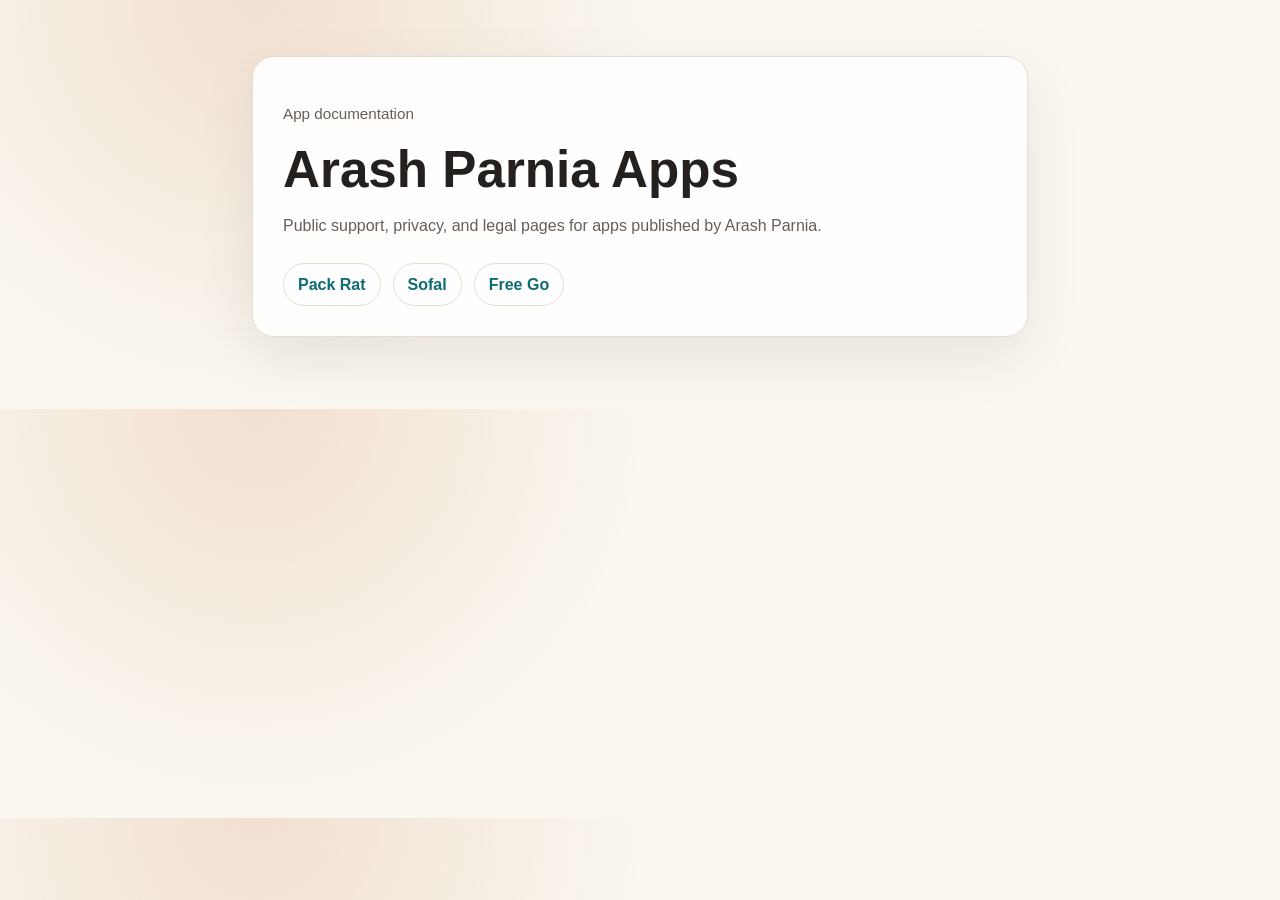
<file: index.html>
<!doctype html>
<html lang="en">
<head>
  <meta charset="utf-8">
  <meta name="viewport" content="width=device-width, initial-scale=1">
  <title>Arash Parnia App Docs</title>
  <link rel="stylesheet" href="assets/style.css">
</head>
<body>
  <main>
    <section class="card">
      <p class="meta">App documentation</p>
      <h1>Arash Parnia Apps</h1>
      <p>Public support, privacy, and legal pages for apps published by Arash Parnia.</p>
      <div class="nav">
        <a href="packrat/">Pack Rat</a>
        <a href="sofal/">Sofal</a>
        <a href="freego/">Free Go</a>
      </div>
    </section>
  </main>
</body>
</html>
</file>
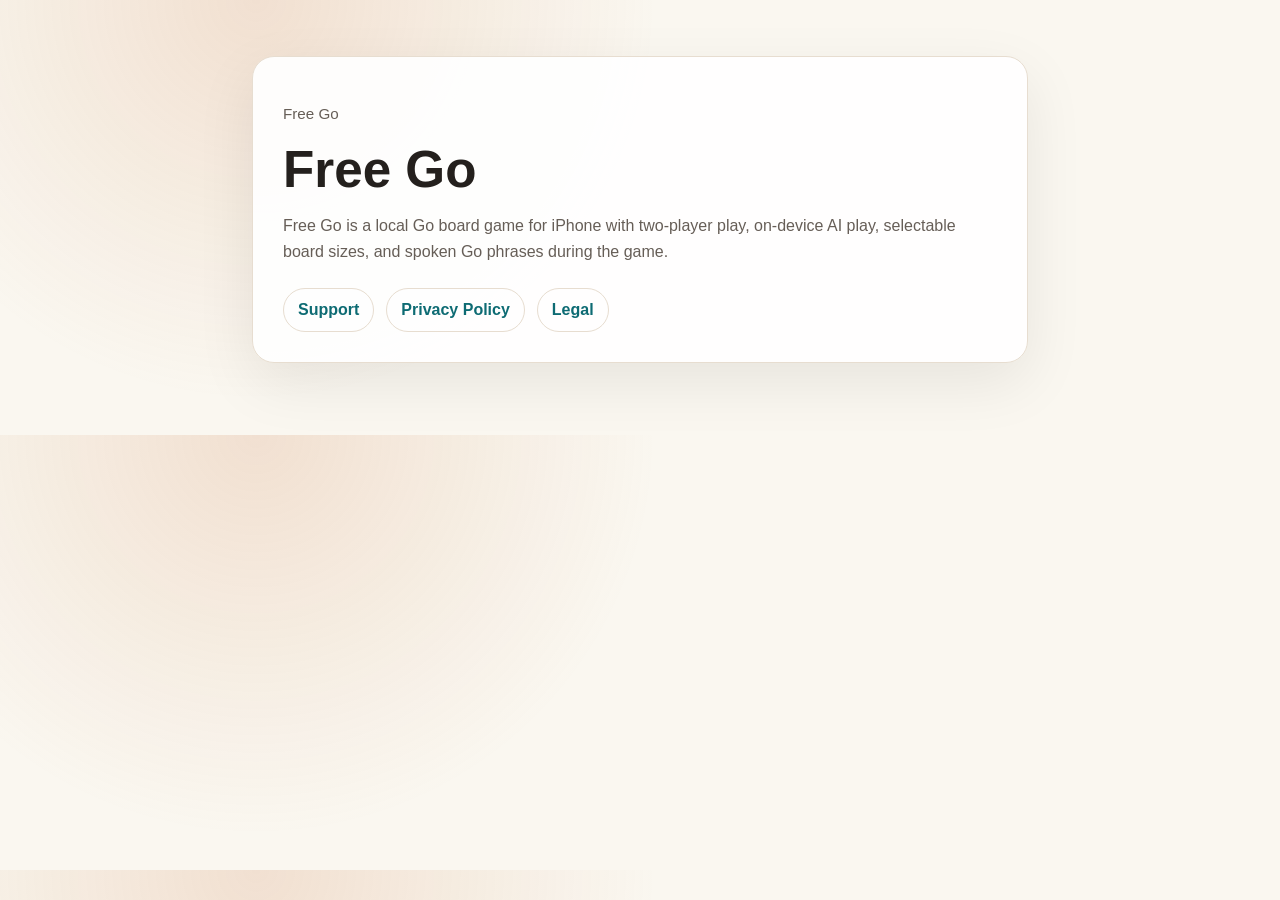
<file: freego/index.html>
<!doctype html>
<html lang="en">
<head>
  <meta charset="utf-8">
  <meta name="viewport" content="width=device-width, initial-scale=1">
  <title>Free Go</title>
  <link rel="stylesheet" href="../assets/style.css">
</head>
<body>
  <main>
    <section class="card">
      <p class="meta">Free Go</p>
      <h1>Free Go</h1>
      <p>Free Go is a local Go board game for iPhone with two-player play, on-device AI play, selectable board sizes, and spoken Go phrases during the game.</p>
      <div class="nav">
        <a href="support/">Support</a>
        <a href="privacy/">Privacy Policy</a>
        <a href="legal/">Legal</a>
      </div>
    </section>
  </main>
</body>
</html>
</file>
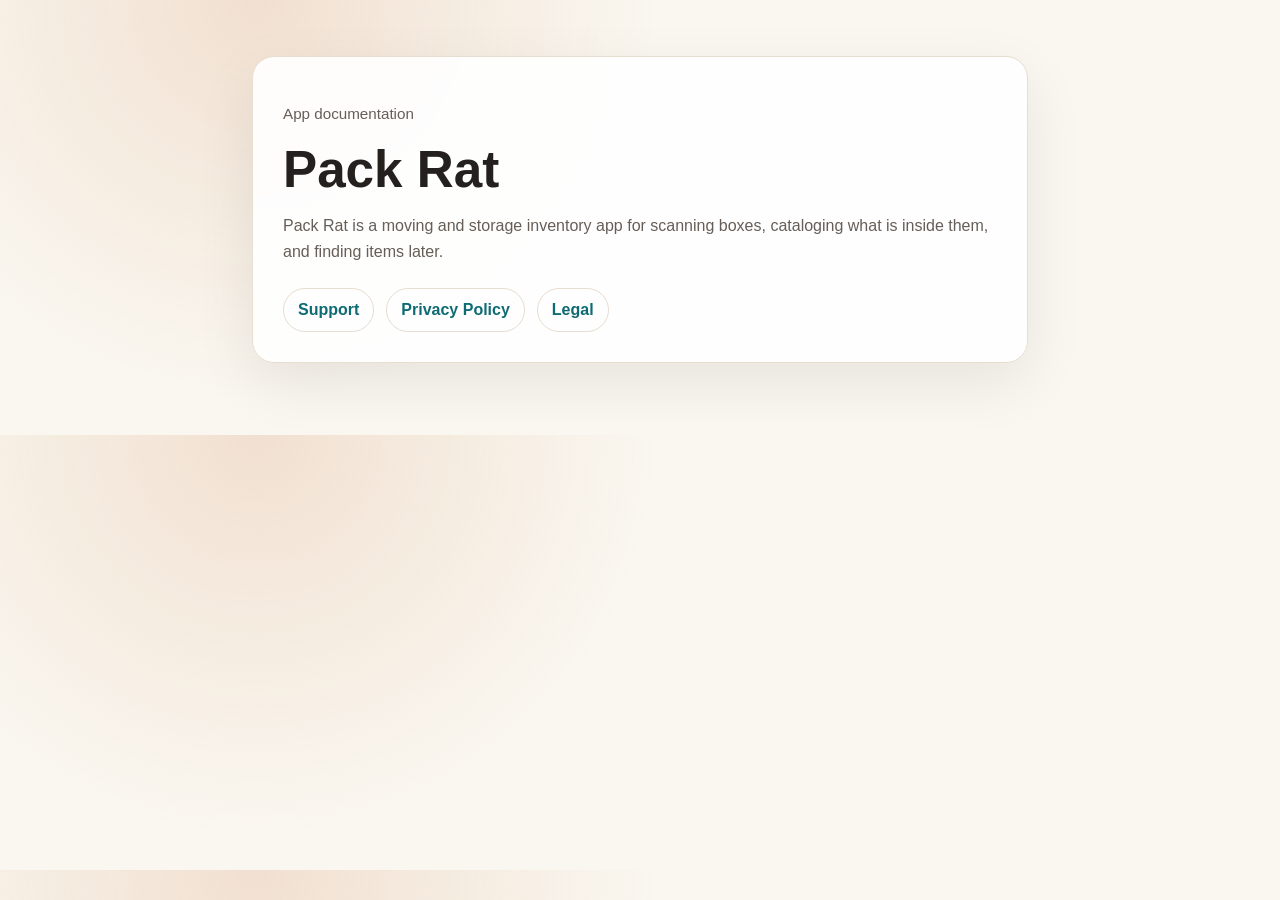
<file: packrat/index.html>
<!doctype html>
<html lang="en">
<head>
  <meta charset="utf-8">
  <meta name="viewport" content="width=device-width, initial-scale=1">
  <title>Pack Rat</title>
  <link rel="stylesheet" href="../assets/style.css">
</head>
<body>
  <main>
    <section class="card">
      <p class="meta">App documentation</p>
      <h1>Pack Rat</h1>
      <p>Pack Rat is a moving and storage inventory app for scanning boxes, cataloging what is inside them, and finding items later.</p>
      <div class="nav">
        <a href="support/">Support</a>
        <a href="privacy/">Privacy Policy</a>
        <a href="legal/">Legal</a>
      </div>
    </section>
  </main>
</body>
</html>
</file>
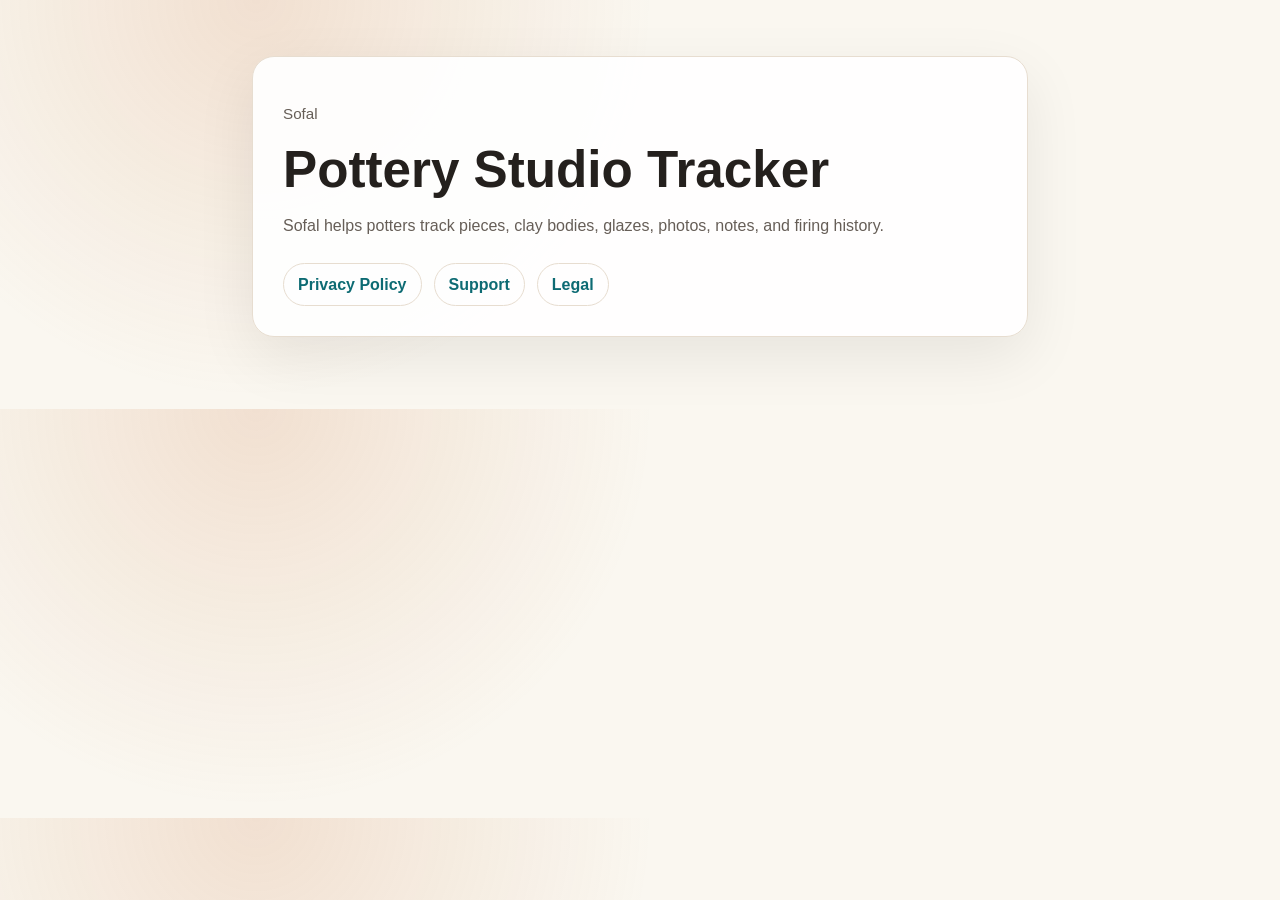
<file: sofal/index.html>
<!doctype html>
<html lang="en">
<head>
  <meta charset="utf-8">
  <meta name="viewport" content="width=device-width, initial-scale=1">
  <title>Sofal Support and Privacy</title>
  <link rel="stylesheet" href="../assets/style.css">
</head>
<body>
  <main>
    <section class="card">
      <p class="meta">Sofal</p>
      <h1>Pottery Studio Tracker</h1>
      <p>Sofal helps potters track pieces, clay bodies, glazes, photos, notes, and firing history.</p>
      <div class="nav">
        <a href="privacy/">Privacy Policy</a>
        <a href="support/">Support</a>
        <a href="legal/">Legal</a>
      </div>
    </section>
  </main>
</body>
</html>
</file>
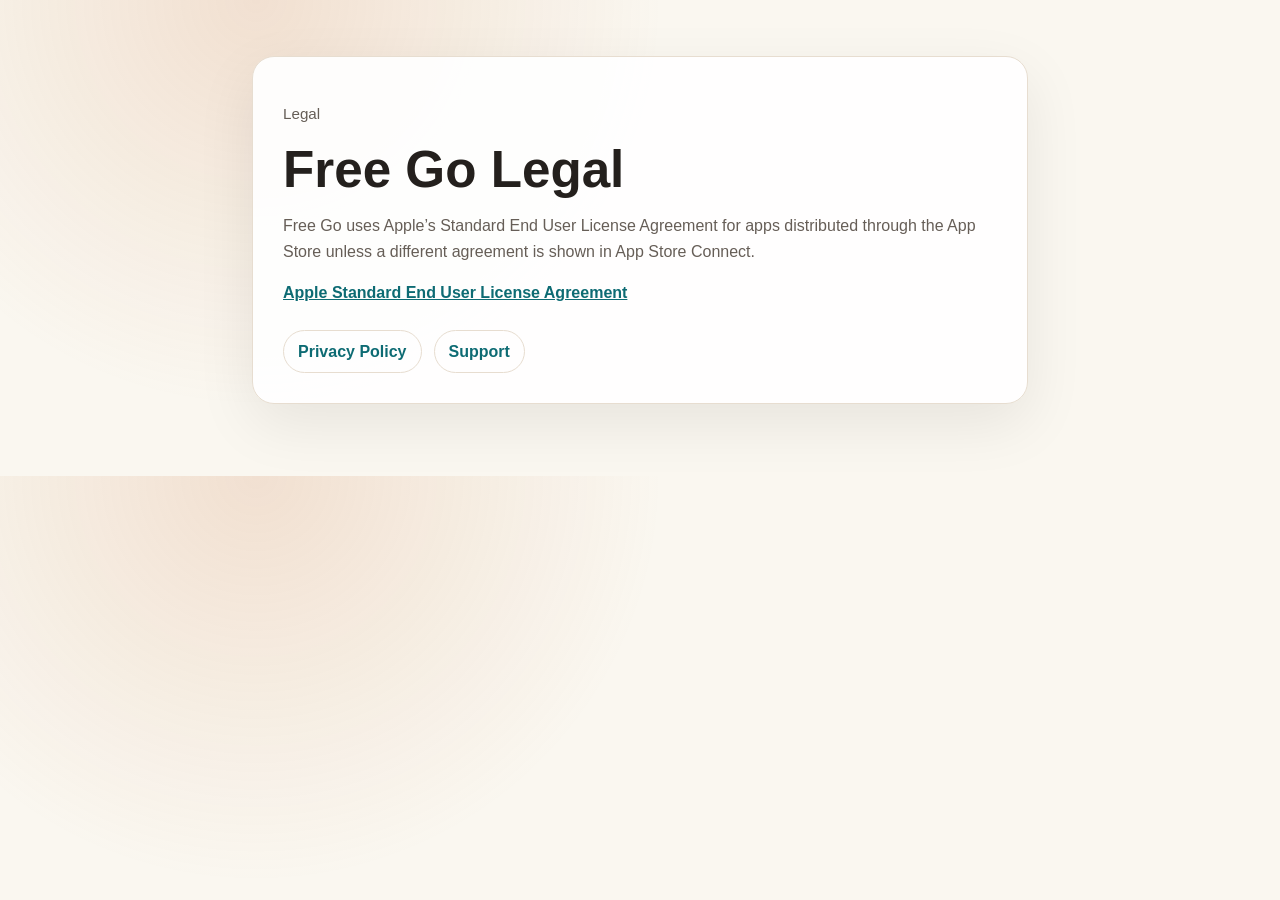
<file: freego/legal/index.html>
<!doctype html>
<html lang="en">
<head>
  <meta charset="utf-8">
  <meta name="viewport" content="width=device-width, initial-scale=1">
  <title>Free Go Legal</title>
  <link rel="stylesheet" href="../../assets/style.css">
</head>
<body>
  <main>
    <article class="card">
      <p class="meta">Legal</p>
      <h1>Free Go Legal</h1>
      <p>Free Go uses Apple’s Standard End User License Agreement for apps distributed through the App Store unless a different agreement is shown in App Store Connect.</p>
      <p><a href="https://www.apple.com/legal/internet-services/itunes/dev/stdeula/">Apple Standard End User License Agreement</a></p>
      <div class="nav">
        <a href="../privacy/">Privacy Policy</a>
        <a href="../support/">Support</a>
      </div>
    </article>
  </main>
</body>
</html>
</file>
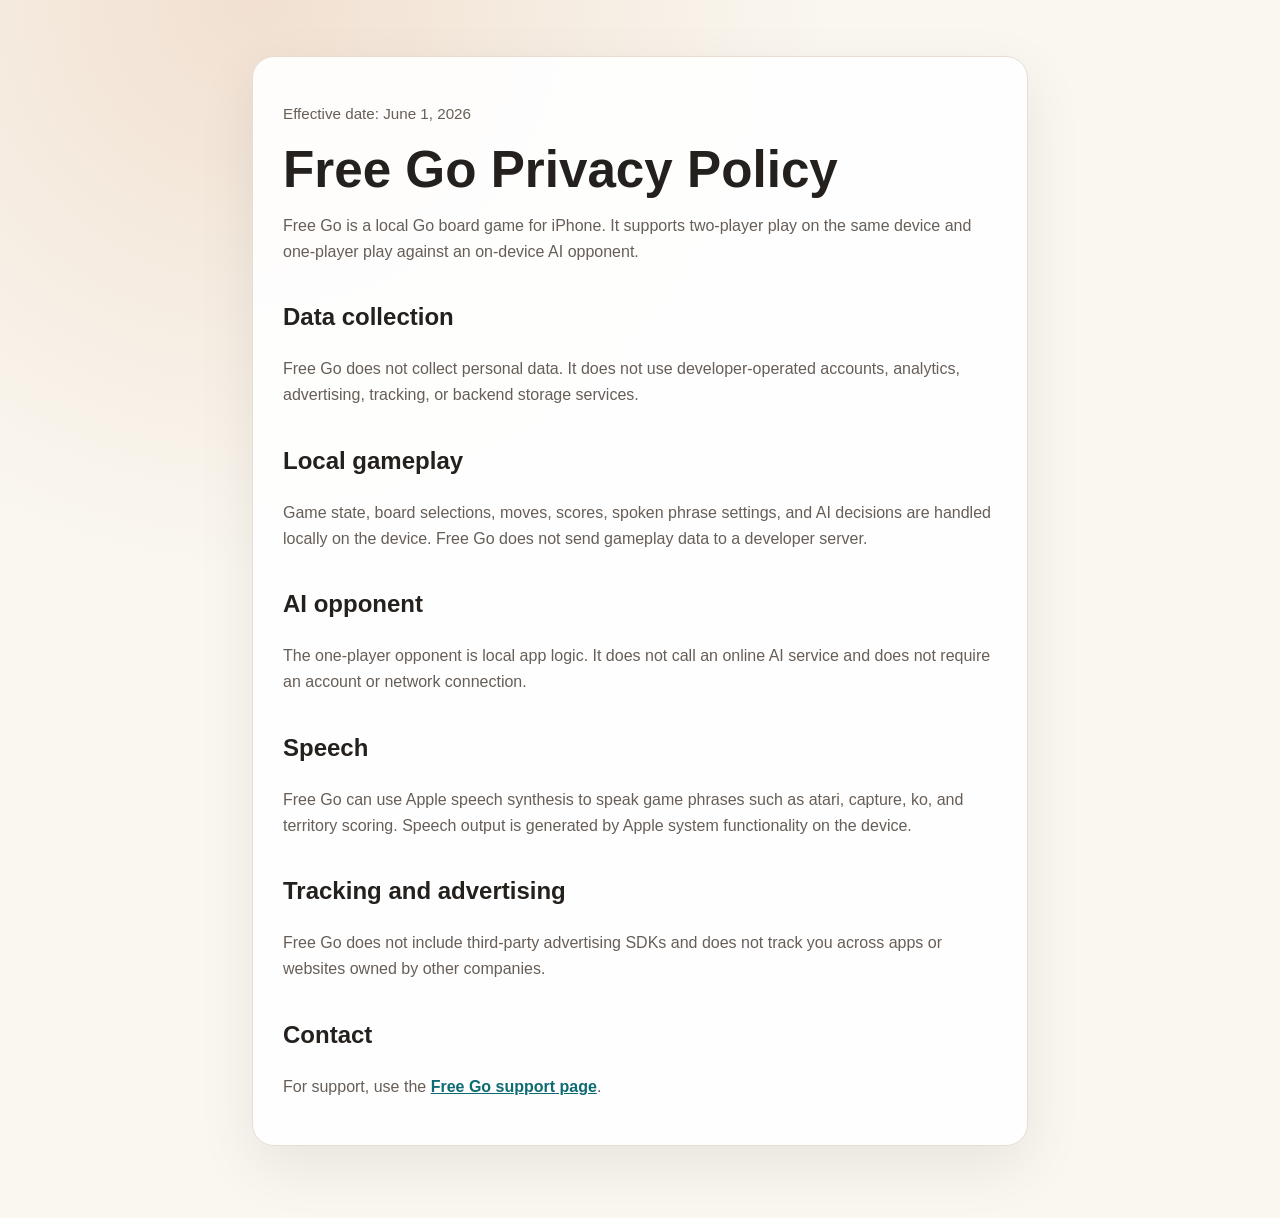
<file: freego/privacy/index.html>
<!doctype html>
<html lang="en">
<head>
  <meta charset="utf-8">
  <meta name="viewport" content="width=device-width, initial-scale=1">
  <title>Free Go Privacy Policy</title>
  <link rel="stylesheet" href="../../assets/style.css">
</head>
<body>
  <main>
    <article class="card">
      <p class="meta">Effective date: June 1, 2026</p>
      <h1>Free Go Privacy Policy</h1>
      <p>Free Go is a local Go board game for iPhone. It supports two-player play on the same device and one-player play against an on-device AI opponent.</p>

      <h2>Data collection</h2>
      <p>Free Go does not collect personal data. It does not use developer-operated accounts, analytics, advertising, tracking, or backend storage services.</p>

      <h2>Local gameplay</h2>
      <p>Game state, board selections, moves, scores, spoken phrase settings, and AI decisions are handled locally on the device. Free Go does not send gameplay data to a developer server.</p>

      <h2>AI opponent</h2>
      <p>The one-player opponent is local app logic. It does not call an online AI service and does not require an account or network connection.</p>

      <h2>Speech</h2>
      <p>Free Go can use Apple speech synthesis to speak game phrases such as atari, capture, ko, and territory scoring. Speech output is generated by Apple system functionality on the device.</p>

      <h2>Tracking and advertising</h2>
      <p>Free Go does not include third-party advertising SDKs and does not track you across apps or websites owned by other companies.</p>

      <h2>Contact</h2>
      <p>For support, use the <a href="../support/">Free Go support page</a>.</p>
    </article>
  </main>
</body>
</html>
</file>
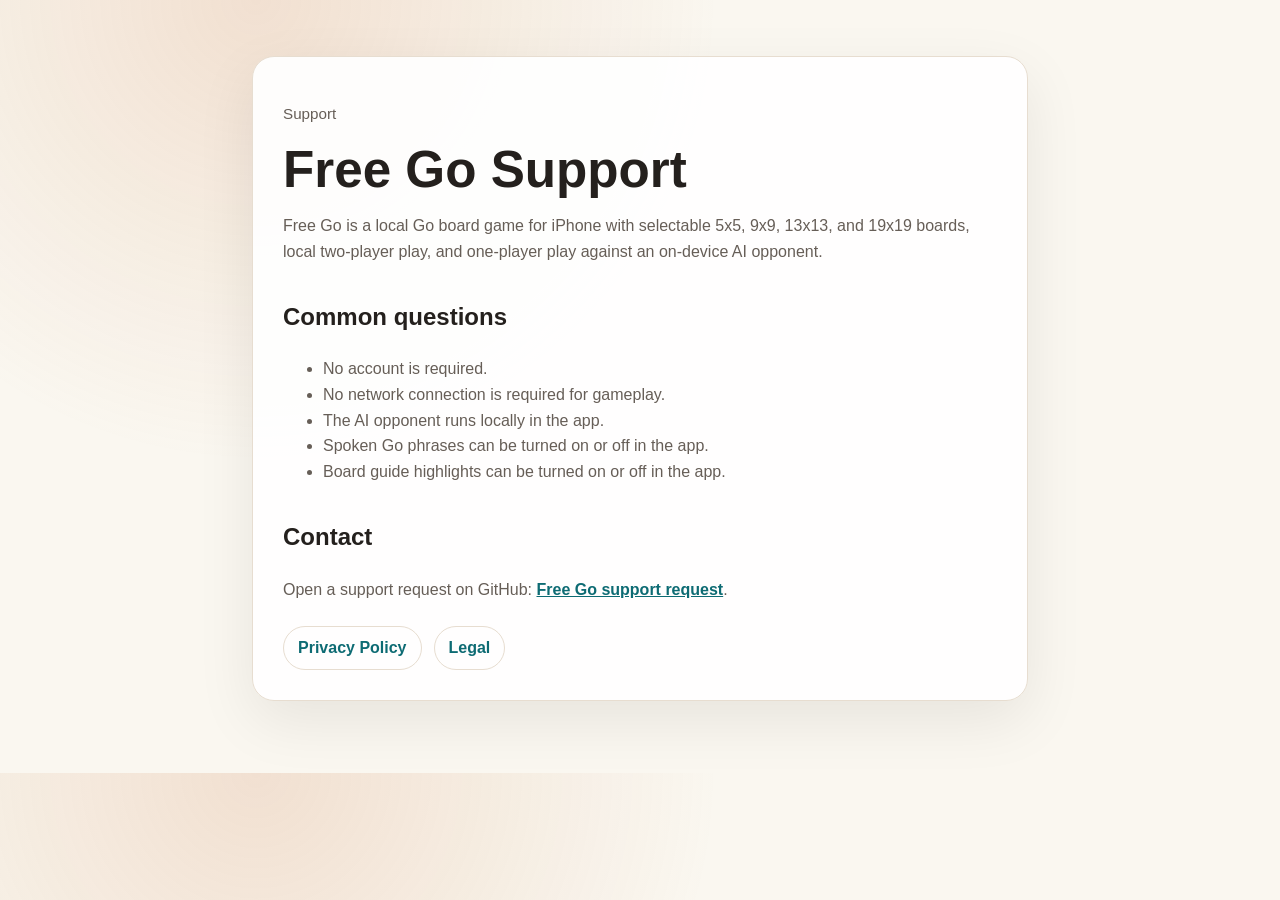
<file: freego/support/index.html>
<!doctype html>
<html lang="en">
<head>
  <meta charset="utf-8">
  <meta name="viewport" content="width=device-width, initial-scale=1">
  <title>Free Go Support</title>
  <link rel="stylesheet" href="../../assets/style.css">
</head>
<body>
  <main>
    <article class="card">
      <p class="meta">Support</p>
      <h1>Free Go Support</h1>
      <p>Free Go is a local Go board game for iPhone with selectable 5x5, 9x9, 13x13, and 19x19 boards, local two-player play, and one-player play against an on-device AI opponent.</p>

      <h2>Common questions</h2>
      <ul>
        <li>No account is required.</li>
        <li>No network connection is required for gameplay.</li>
        <li>The AI opponent runs locally in the app.</li>
        <li>Spoken Go phrases can be turned on or off in the app.</li>
        <li>Board guide highlights can be turned on or off in the app.</li>
      </ul>

      <h2>Contact</h2>
      <p>Open a support request on GitHub: <a href="https://github.com/arashparnia/app-docs/issues/new?title=Free%20Go%20Support%20Request">Free Go support request</a>.</p>

      <div class="nav">
        <a href="../privacy/">Privacy Policy</a>
        <a href="../legal/">Legal</a>
      </div>
    </article>
  </main>
</body>
</html>
</file>
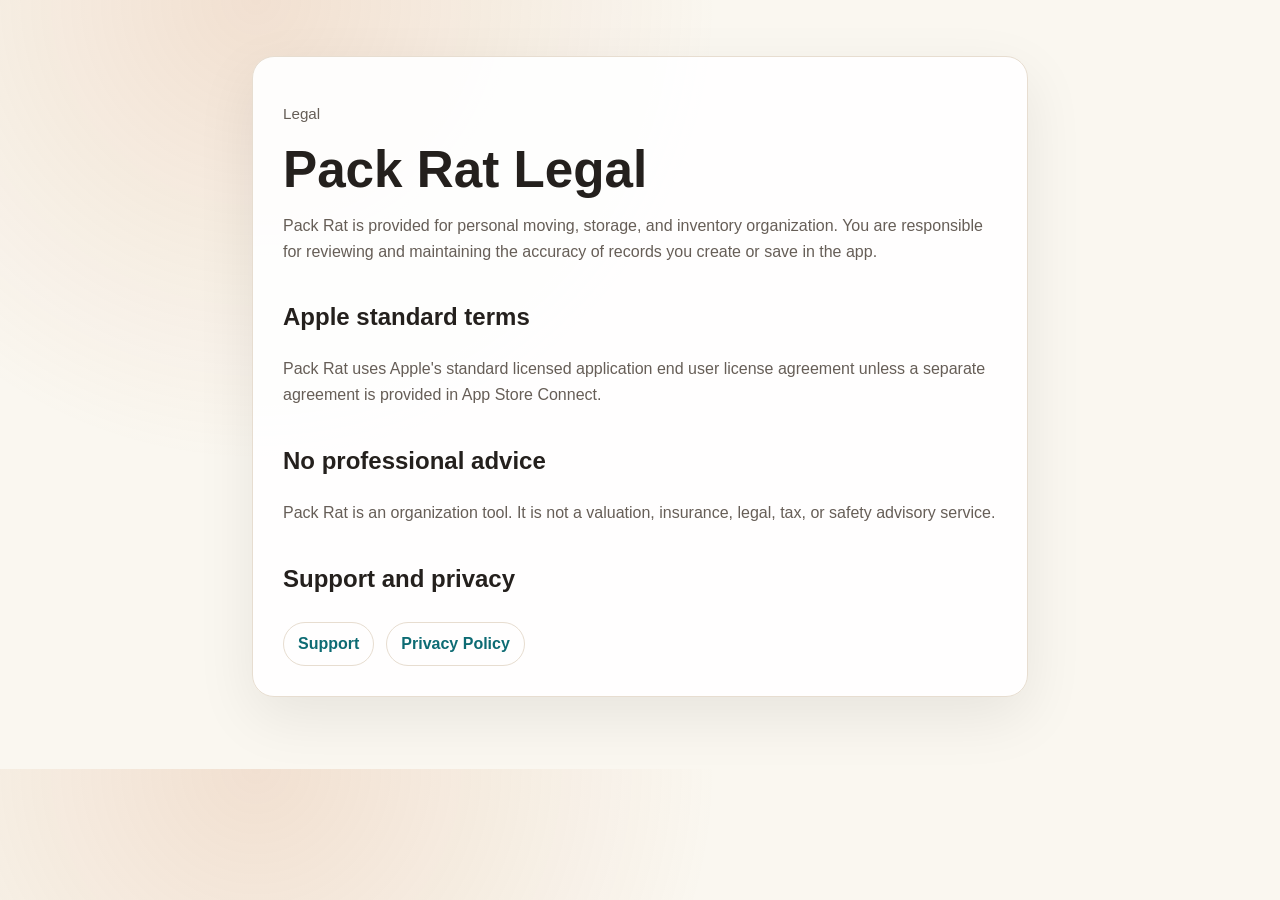
<file: packrat/legal/index.html>
<!doctype html>
<html lang="en">
<head>
  <meta charset="utf-8">
  <meta name="viewport" content="width=device-width, initial-scale=1">
  <title>Pack Rat Legal</title>
  <link rel="stylesheet" href="../../assets/style.css">
</head>
<body>
  <main>
    <article class="card">
      <p class="meta">Legal</p>
      <h1>Pack Rat Legal</h1>
      <p>Pack Rat is provided for personal moving, storage, and inventory organization. You are responsible for reviewing and maintaining the accuracy of records you create or save in the app.</p>

      <h2>Apple standard terms</h2>
      <p>Pack Rat uses Apple's standard licensed application end user license agreement unless a separate agreement is provided in App Store Connect.</p>

      <h2>No professional advice</h2>
      <p>Pack Rat is an organization tool. It is not a valuation, insurance, legal, tax, or safety advisory service.</p>

      <h2>Support and privacy</h2>
      <div class="nav">
        <a href="../support/">Support</a>
        <a href="../privacy/">Privacy Policy</a>
      </div>
    </article>
  </main>
</body>
</html>
</file>
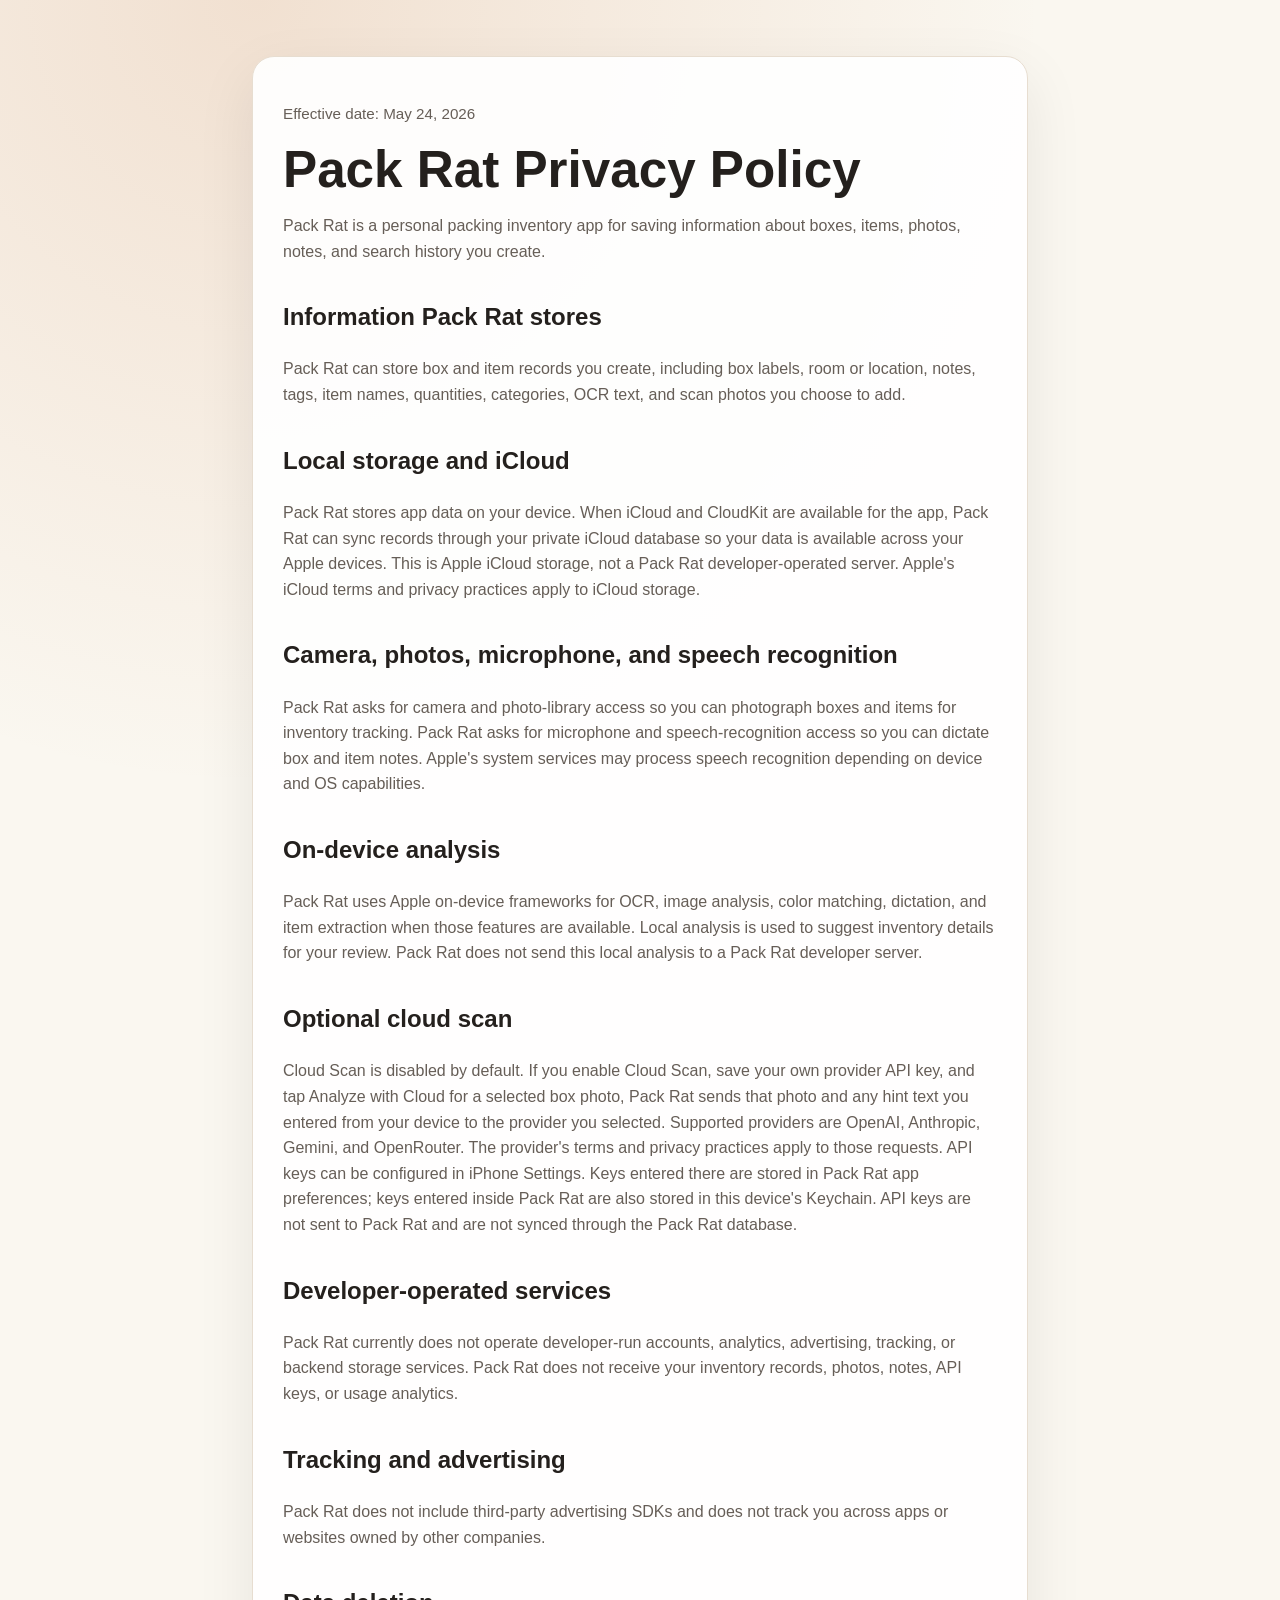
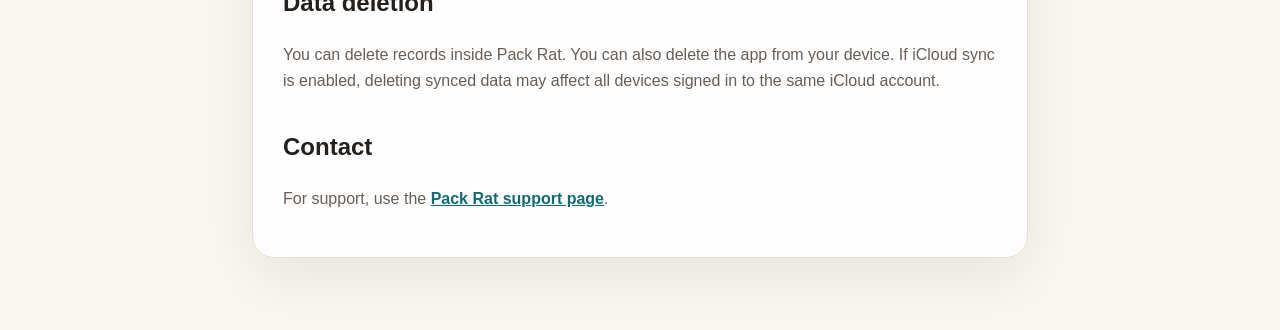
<file: packrat/privacy/index.html>
<!doctype html>
<html lang="en">
<head>
  <meta charset="utf-8">
  <meta name="viewport" content="width=device-width, initial-scale=1">
  <title>Pack Rat Privacy Policy</title>
  <link rel="stylesheet" href="../../assets/style.css">
</head>
<body>
  <main>
    <article class="card">
      <p class="meta">Effective date: May 24, 2026</p>
      <h1>Pack Rat Privacy Policy</h1>
      <p>Pack Rat is a personal packing inventory app for saving information about boxes, items, photos, notes, and search history you create.</p>

      <h2>Information Pack Rat stores</h2>
      <p>Pack Rat can store box and item records you create, including box labels, room or location, notes, tags, item names, quantities, categories, OCR text, and scan photos you choose to add.</p>

      <h2>Local storage and iCloud</h2>
      <p>Pack Rat stores app data on your device. When iCloud and CloudKit are available for the app, Pack Rat can sync records through your private iCloud database so your data is available across your Apple devices. This is Apple iCloud storage, not a Pack Rat developer-operated server. Apple's iCloud terms and privacy practices apply to iCloud storage.</p>

      <h2>Camera, photos, microphone, and speech recognition</h2>
      <p>Pack Rat asks for camera and photo-library access so you can photograph boxes and items for inventory tracking. Pack Rat asks for microphone and speech-recognition access so you can dictate box and item notes. Apple's system services may process speech recognition depending on device and OS capabilities.</p>

      <h2>On-device analysis</h2>
      <p>Pack Rat uses Apple on-device frameworks for OCR, image analysis, color matching, dictation, and item extraction when those features are available. Local analysis is used to suggest inventory details for your review. Pack Rat does not send this local analysis to a Pack Rat developer server.</p>

      <h2>Optional cloud scan</h2>
      <p>Cloud Scan is disabled by default. If you enable Cloud Scan, save your own provider API key, and tap Analyze with Cloud for a selected box photo, Pack Rat sends that photo and any hint text you entered from your device to the provider you selected. Supported providers are OpenAI, Anthropic, Gemini, and OpenRouter. The provider's terms and privacy practices apply to those requests. API keys can be configured in iPhone Settings. Keys entered there are stored in Pack Rat app preferences; keys entered inside Pack Rat are also stored in this device's Keychain. API keys are not sent to Pack Rat and are not synced through the Pack Rat database.</p>

      <h2>Developer-operated services</h2>
      <p>Pack Rat currently does not operate developer-run accounts, analytics, advertising, tracking, or backend storage services. Pack Rat does not receive your inventory records, photos, notes, API keys, or usage analytics.</p>

      <h2>Tracking and advertising</h2>
      <p>Pack Rat does not include third-party advertising SDKs and does not track you across apps or websites owned by other companies.</p>

      <h2>Data deletion</h2>
      <p>You can delete records inside Pack Rat. You can also delete the app from your device. If iCloud sync is enabled, deleting synced data may affect all devices signed in to the same iCloud account.</p>

      <h2>Contact</h2>
      <p>For support, use the <a href="../support/">Pack Rat support page</a>.</p>
    </article>
  </main>
</body>
</html>
</file>
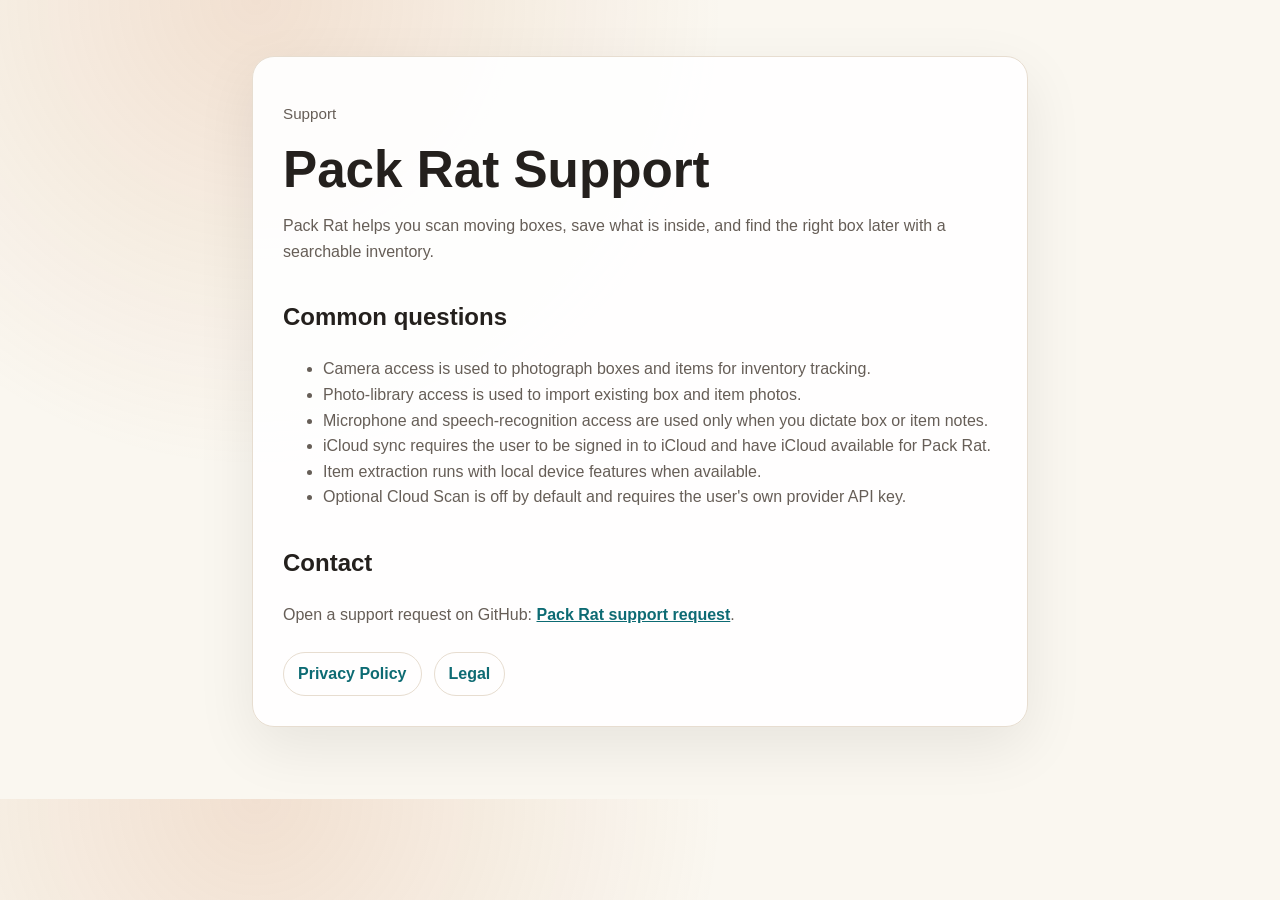
<file: packrat/support/index.html>
<!doctype html>
<html lang="en">
<head>
  <meta charset="utf-8">
  <meta name="viewport" content="width=device-width, initial-scale=1">
  <title>Pack Rat Support</title>
  <link rel="stylesheet" href="../../assets/style.css">
</head>
<body>
  <main>
    <article class="card">
      <p class="meta">Support</p>
      <h1>Pack Rat Support</h1>
      <p>Pack Rat helps you scan moving boxes, save what is inside, and find the right box later with a searchable inventory.</p>

      <h2>Common questions</h2>
      <ul>
        <li>Camera access is used to photograph boxes and items for inventory tracking.</li>
        <li>Photo-library access is used to import existing box and item photos.</li>
        <li>Microphone and speech-recognition access are used only when you dictate box or item notes.</li>
        <li>iCloud sync requires the user to be signed in to iCloud and have iCloud available for Pack Rat.</li>
        <li>Item extraction runs with local device features when available.</li>
        <li>Optional Cloud Scan is off by default and requires the user's own provider API key.</li>
      </ul>

      <h2>Contact</h2>
      <p>Open a support request on GitHub: <a href="https://github.com/arashparnia/app-docs/issues/new?title=Pack%20Rat%20Support%20Request">Pack Rat support request</a>.</p>

      <div class="nav">
        <a href="../privacy/">Privacy Policy</a>
        <a href="../legal/">Legal</a>
      </div>
    </article>
  </main>
</body>
</html>
</file>
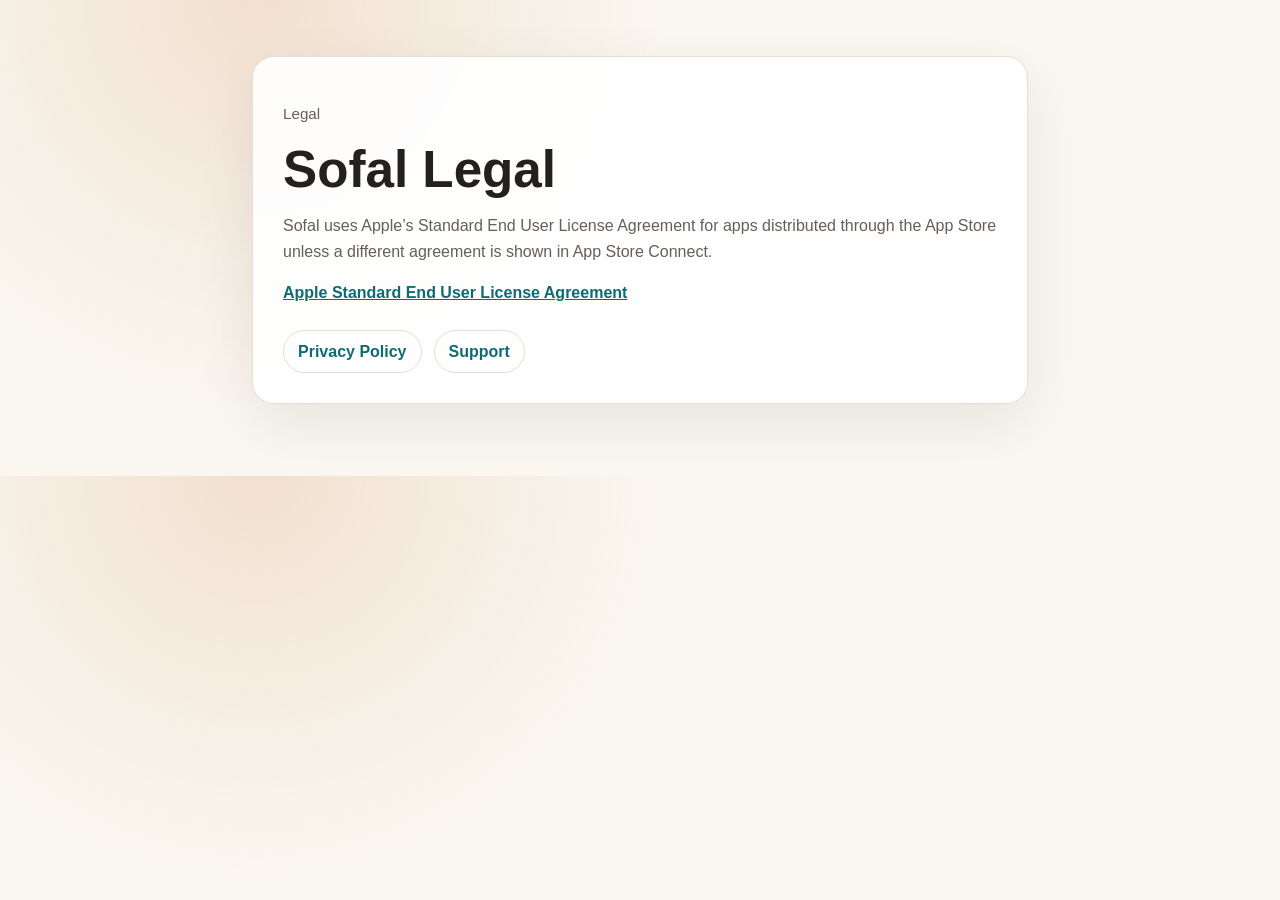
<file: sofal/legal/index.html>
<!doctype html>
<html lang="en">
<head>
  <meta charset="utf-8">
  <meta name="viewport" content="width=device-width, initial-scale=1">
  <title>Sofal Legal</title>
  <link rel="stylesheet" href="../../assets/style.css">
</head>
<body>
  <main>
    <article class="card">
      <p class="meta">Legal</p>
      <h1>Sofal Legal</h1>
      <p>Sofal uses Apple’s Standard End User License Agreement for apps distributed through the App Store unless a different agreement is shown in App Store Connect.</p>
      <p><a href="https://www.apple.com/legal/internet-services/itunes/dev/stdeula/">Apple Standard End User License Agreement</a></p>
      <div class="nav">
        <a href="../privacy/">Privacy Policy</a>
        <a href="../support/">Support</a>
      </div>
    </article>
  </main>
</body>
</html>
</file>
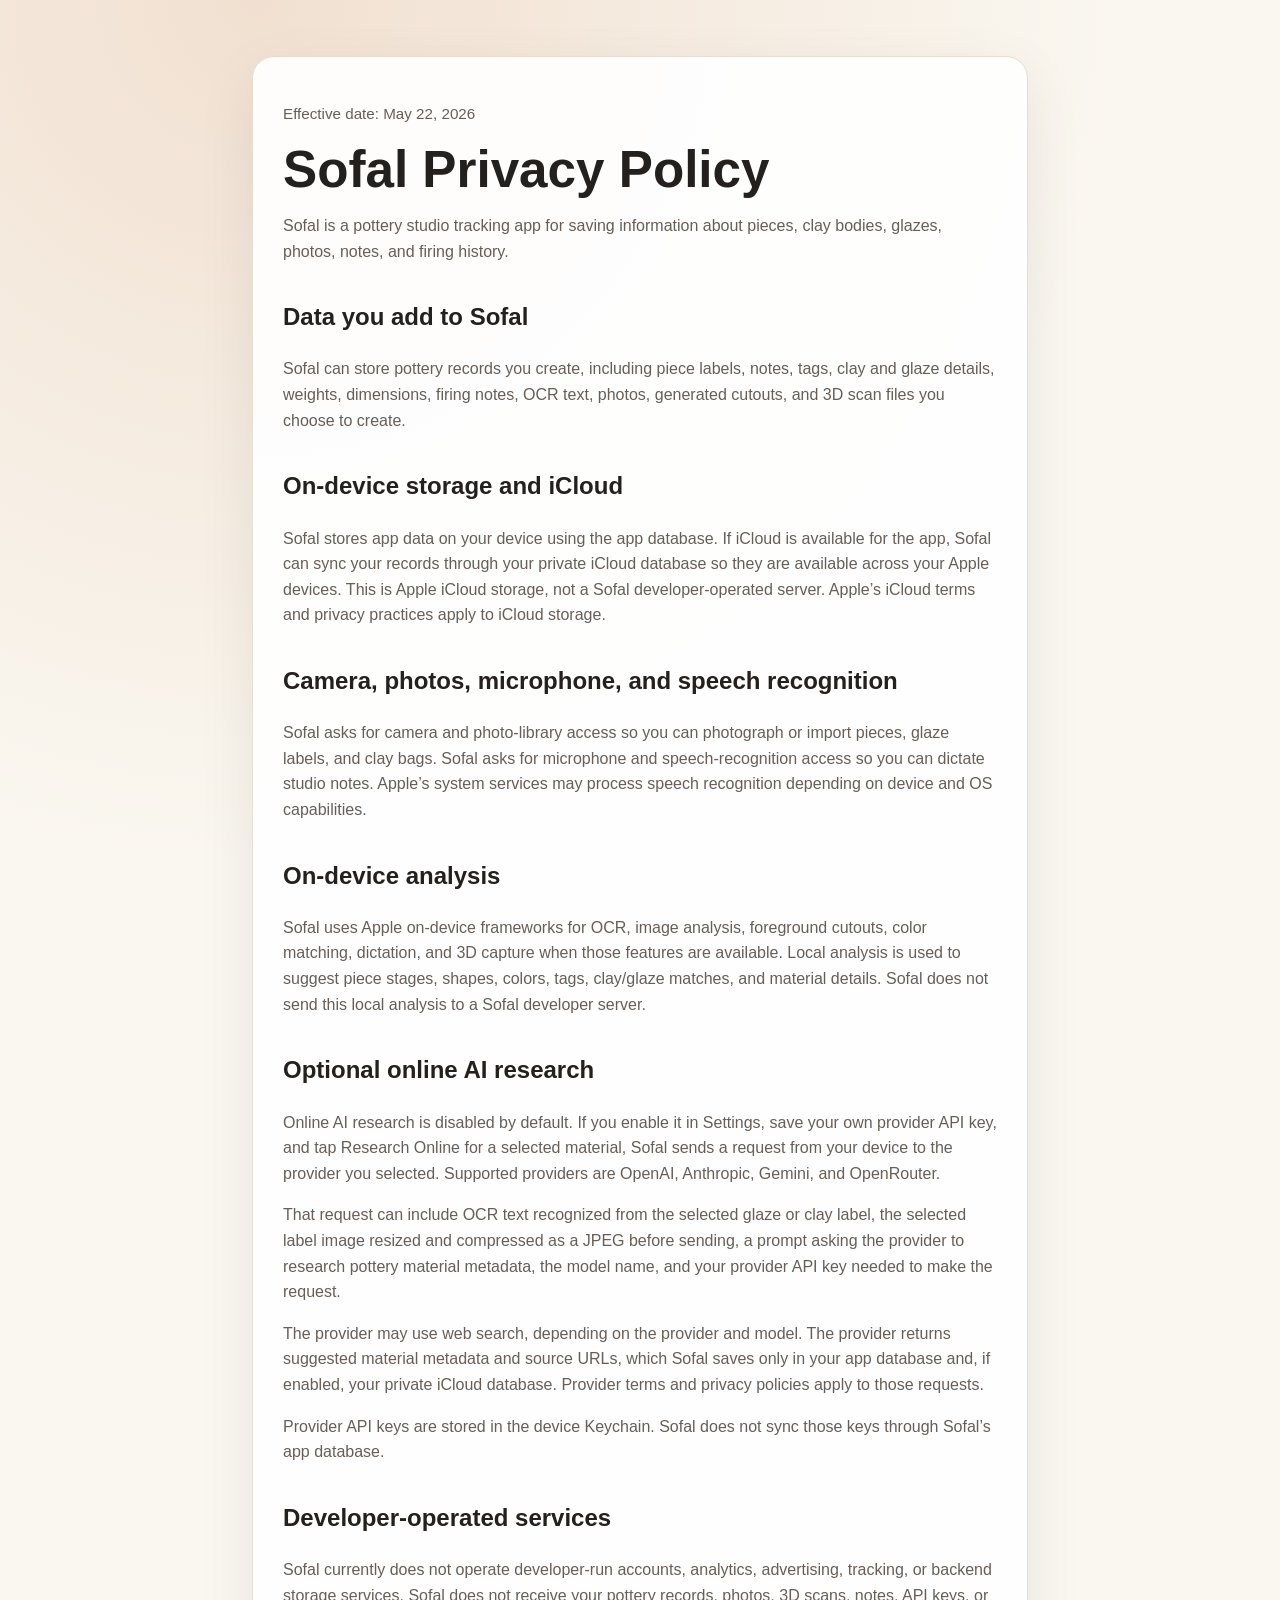
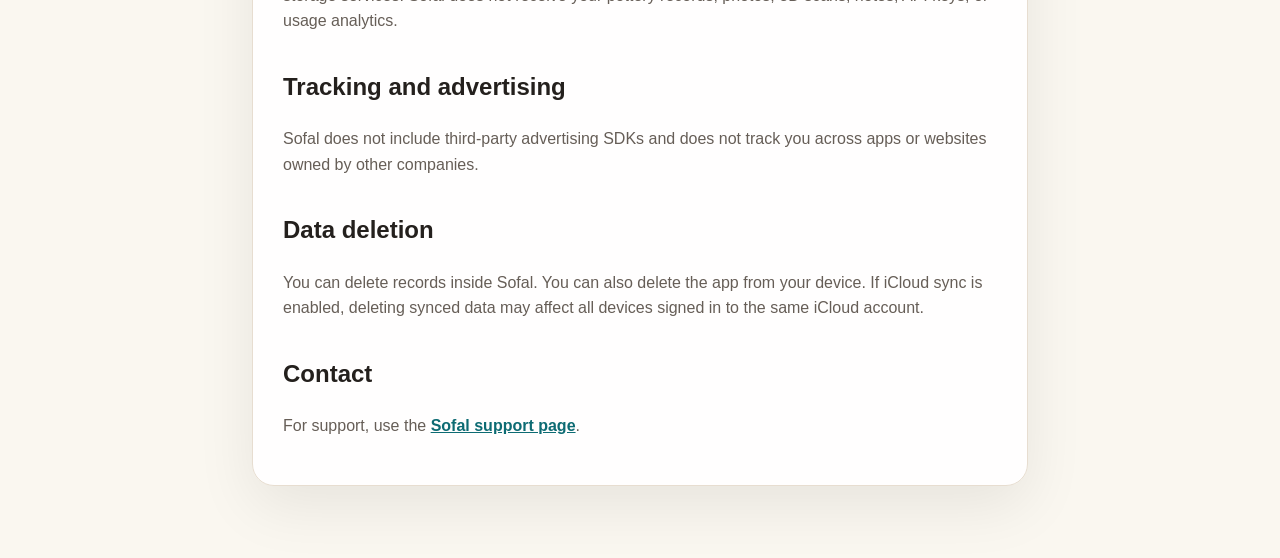
<file: sofal/privacy/index.html>
<!doctype html>
<html lang="en">
<head>
  <meta charset="utf-8">
  <meta name="viewport" content="width=device-width, initial-scale=1">
  <title>Sofal Privacy Policy</title>
  <link rel="stylesheet" href="../../assets/style.css">
</head>
<body>
  <main>
    <article class="card">
      <p class="meta">Effective date: May 22, 2026</p>
      <h1>Sofal Privacy Policy</h1>
      <p>Sofal is a pottery studio tracking app for saving information about pieces, clay bodies, glazes, photos, notes, and firing history.</p>

      <h2>Data you add to Sofal</h2>
      <p>Sofal can store pottery records you create, including piece labels, notes, tags, clay and glaze details, weights, dimensions, firing notes, OCR text, photos, generated cutouts, and 3D scan files you choose to create.</p>

      <h2>On-device storage and iCloud</h2>
      <p>Sofal stores app data on your device using the app database. If iCloud is available for the app, Sofal can sync your records through your private iCloud database so they are available across your Apple devices. This is Apple iCloud storage, not a Sofal developer-operated server. Apple’s iCloud terms and privacy practices apply to iCloud storage.</p>

      <h2>Camera, photos, microphone, and speech recognition</h2>
      <p>Sofal asks for camera and photo-library access so you can photograph or import pieces, glaze labels, and clay bags. Sofal asks for microphone and speech-recognition access so you can dictate studio notes. Apple’s system services may process speech recognition depending on device and OS capabilities.</p>

      <h2>On-device analysis</h2>
      <p>Sofal uses Apple on-device frameworks for OCR, image analysis, foreground cutouts, color matching, dictation, and 3D capture when those features are available. Local analysis is used to suggest piece stages, shapes, colors, tags, clay/glaze matches, and material details. Sofal does not send this local analysis to a Sofal developer server.</p>

      <h2>Optional online AI research</h2>
      <p>Online AI research is disabled by default. If you enable it in Settings, save your own provider API key, and tap Research Online for a selected material, Sofal sends a request from your device to the provider you selected. Supported providers are OpenAI, Anthropic, Gemini, and OpenRouter.</p>
      <p>That request can include OCR text recognized from the selected glaze or clay label, the selected label image resized and compressed as a JPEG before sending, a prompt asking the provider to research pottery material metadata, the model name, and your provider API key needed to make the request.</p>
      <p>The provider may use web search, depending on the provider and model. The provider returns suggested material metadata and source URLs, which Sofal saves only in your app database and, if enabled, your private iCloud database. Provider terms and privacy policies apply to those requests.</p>
      <p>Provider API keys are stored in the device Keychain. Sofal does not sync those keys through Sofal’s app database.</p>

      <h2>Developer-operated services</h2>
      <p>Sofal currently does not operate developer-run accounts, analytics, advertising, tracking, or backend storage services. Sofal does not receive your pottery records, photos, 3D scans, notes, API keys, or usage analytics.</p>

      <h2>Tracking and advertising</h2>
      <p>Sofal does not include third-party advertising SDKs and does not track you across apps or websites owned by other companies.</p>

      <h2>Data deletion</h2>
      <p>You can delete records inside Sofal. You can also delete the app from your device. If iCloud sync is enabled, deleting synced data may affect all devices signed in to the same iCloud account.</p>

      <h2>Contact</h2>
      <p>For support, use the <a href="../support/">Sofal support page</a>.</p>
    </article>
  </main>
</body>
</html>
</file>
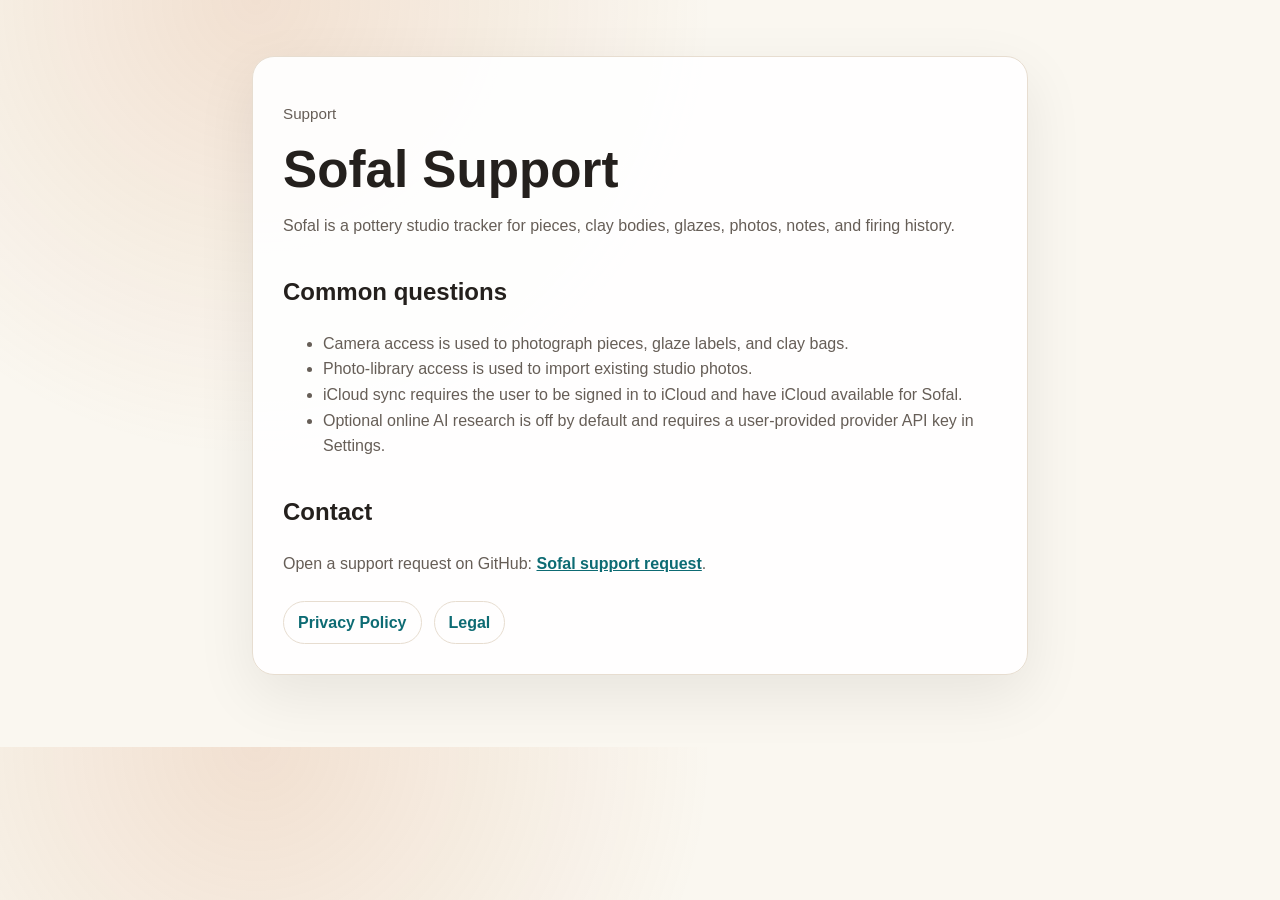
<file: sofal/support/index.html>
<!doctype html>
<html lang="en">
<head>
  <meta charset="utf-8">
  <meta name="viewport" content="width=device-width, initial-scale=1">
  <title>Sofal Support</title>
  <link rel="stylesheet" href="../../assets/style.css">
</head>
<body>
  <main>
    <article class="card">
      <p class="meta">Support</p>
      <h1>Sofal Support</h1>
      <p>Sofal is a pottery studio tracker for pieces, clay bodies, glazes, photos, notes, and firing history.</p>

      <h2>Common questions</h2>
      <ul>
        <li>Camera access is used to photograph pieces, glaze labels, and clay bags.</li>
        <li>Photo-library access is used to import existing studio photos.</li>
        <li>iCloud sync requires the user to be signed in to iCloud and have iCloud available for Sofal.</li>
        <li>Optional online AI research is off by default and requires a user-provided provider API key in Settings.</li>
      </ul>

      <h2>Contact</h2>
      <p>Open a support request on GitHub: <a href="https://github.com/arashparnia/app-docs/issues/new?title=Sofal%20Support%20Request">Sofal support request</a>.</p>

      <div class="nav">
        <a href="../privacy/">Privacy Policy</a>
        <a href="../legal/">Legal</a>
      </div>
    </article>
  </main>
</body>
</html>
</file>
<file: assets/style.css>
:root {
  color-scheme: light dark;
  --bg: #faf7f0;
  --card: #ffffff;
  --ink: #24201d;
  --muted: #665e57;
  --line: #e7ddd0;
  --accent: #0d6b73;
}

@media (prefers-color-scheme: dark) {
  :root {
    --bg: #171311;
    --card: #211b18;
    --ink: #f6efe7;
    --muted: #c6b7a8;
    --line: #3a2f29;
    --accent: #62d6c8;
  }
}

* { box-sizing: border-box; }
body {
  margin: 0;
  background: radial-gradient(circle at 20% 0%, rgba(201, 121, 67, 0.18), transparent 36%), var(--bg);
  color: var(--ink);
  font-family: -apple-system, BlinkMacSystemFont, "SF Pro Text", "Segoe UI", sans-serif;
  line-height: 1.6;
}
main {
  max-width: 820px;
  margin: 0 auto;
  padding: 56px 22px 72px;
}
.card {
  background: color-mix(in srgb, var(--card) 92%, transparent);
  border: 1px solid var(--line);
  border-radius: 22px;
  padding: 30px;
  box-shadow: 0 20px 60px rgba(0, 0, 0, 0.08);
}
h1 { font-size: clamp(2.1rem, 5vw, 3.2rem); line-height: 1.08; margin: 0 0 12px; }
h2 { margin-top: 34px; }
p, li { color: var(--muted); }
a { color: var(--accent); font-weight: 650; }
.nav { display: flex; flex-wrap: wrap; gap: 12px; margin: 24px 0 0; }
.nav a {
  border: 1px solid var(--line);
  border-radius: 999px;
  padding: 8px 14px;
  text-decoration: none;
  background: color-mix(in srgb, var(--card) 72%, transparent);
}
.meta { color: var(--muted); font-size: 0.95rem; }
</file>
